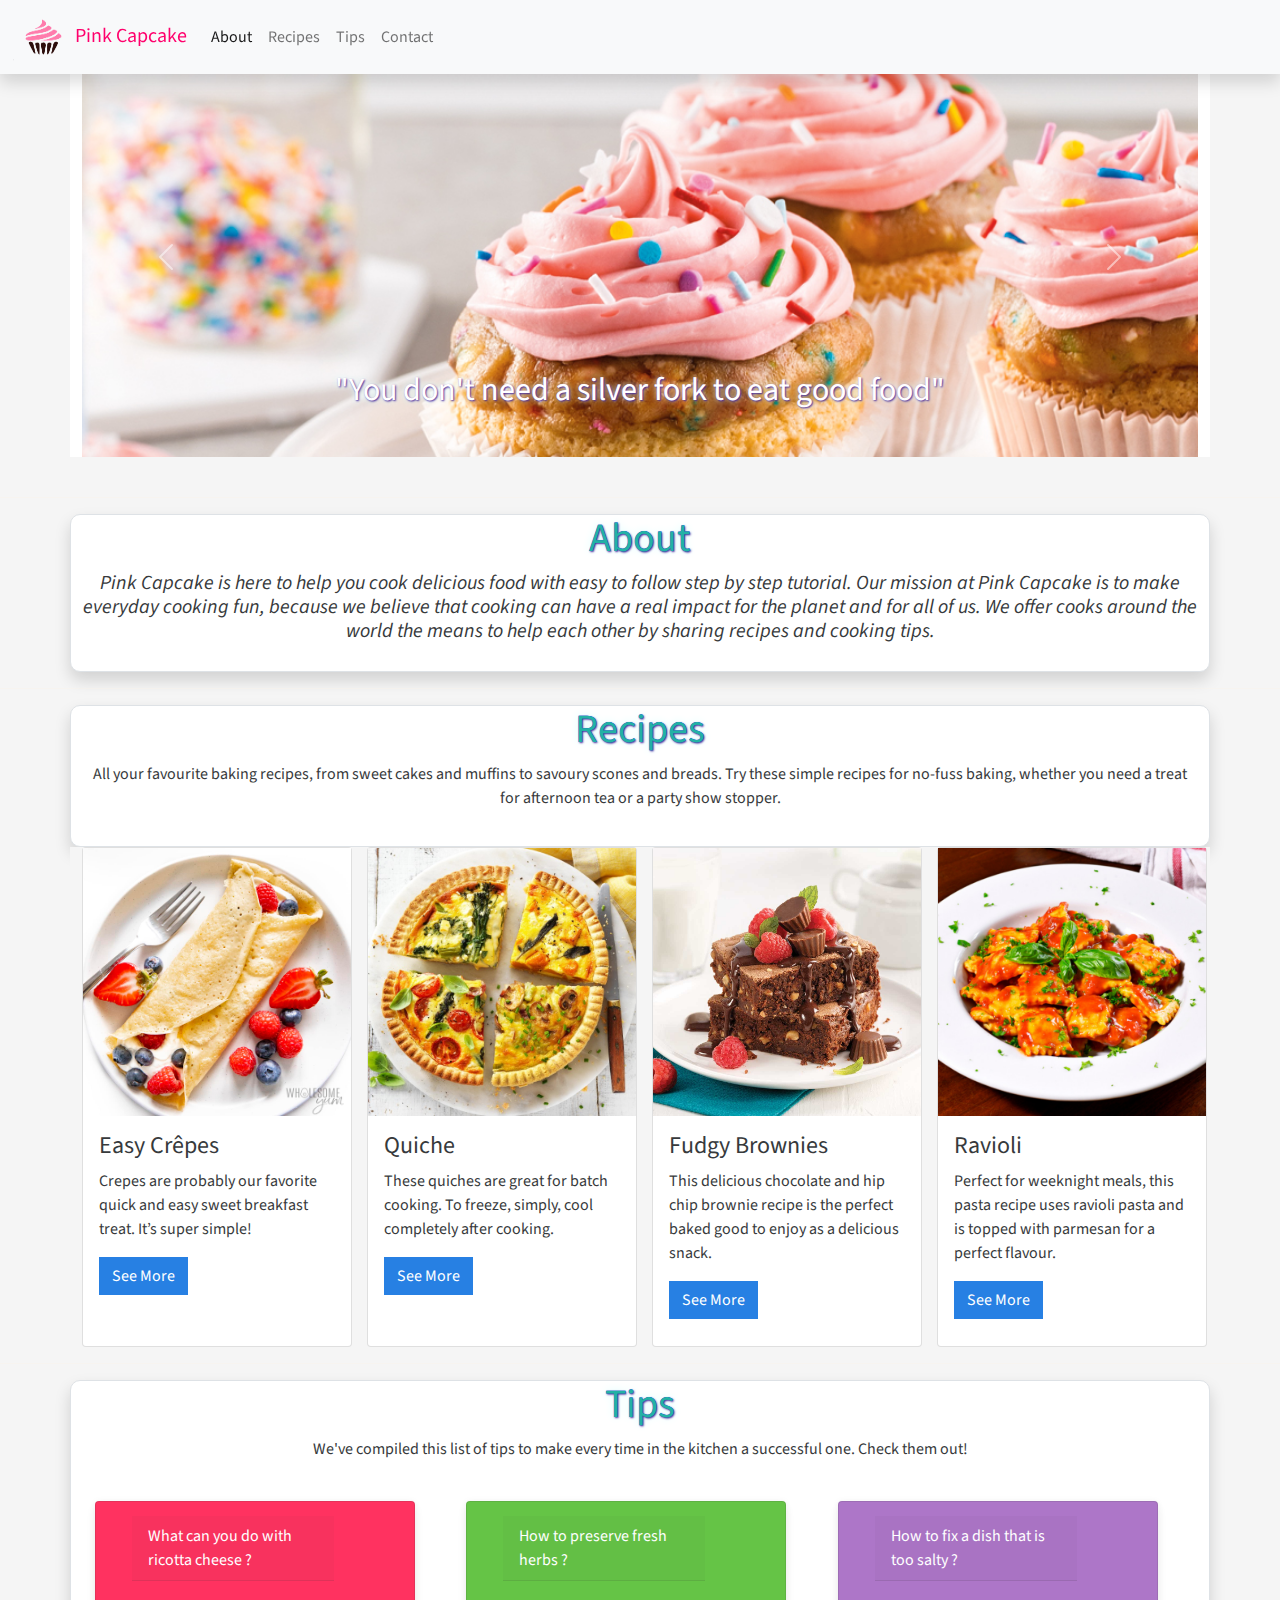
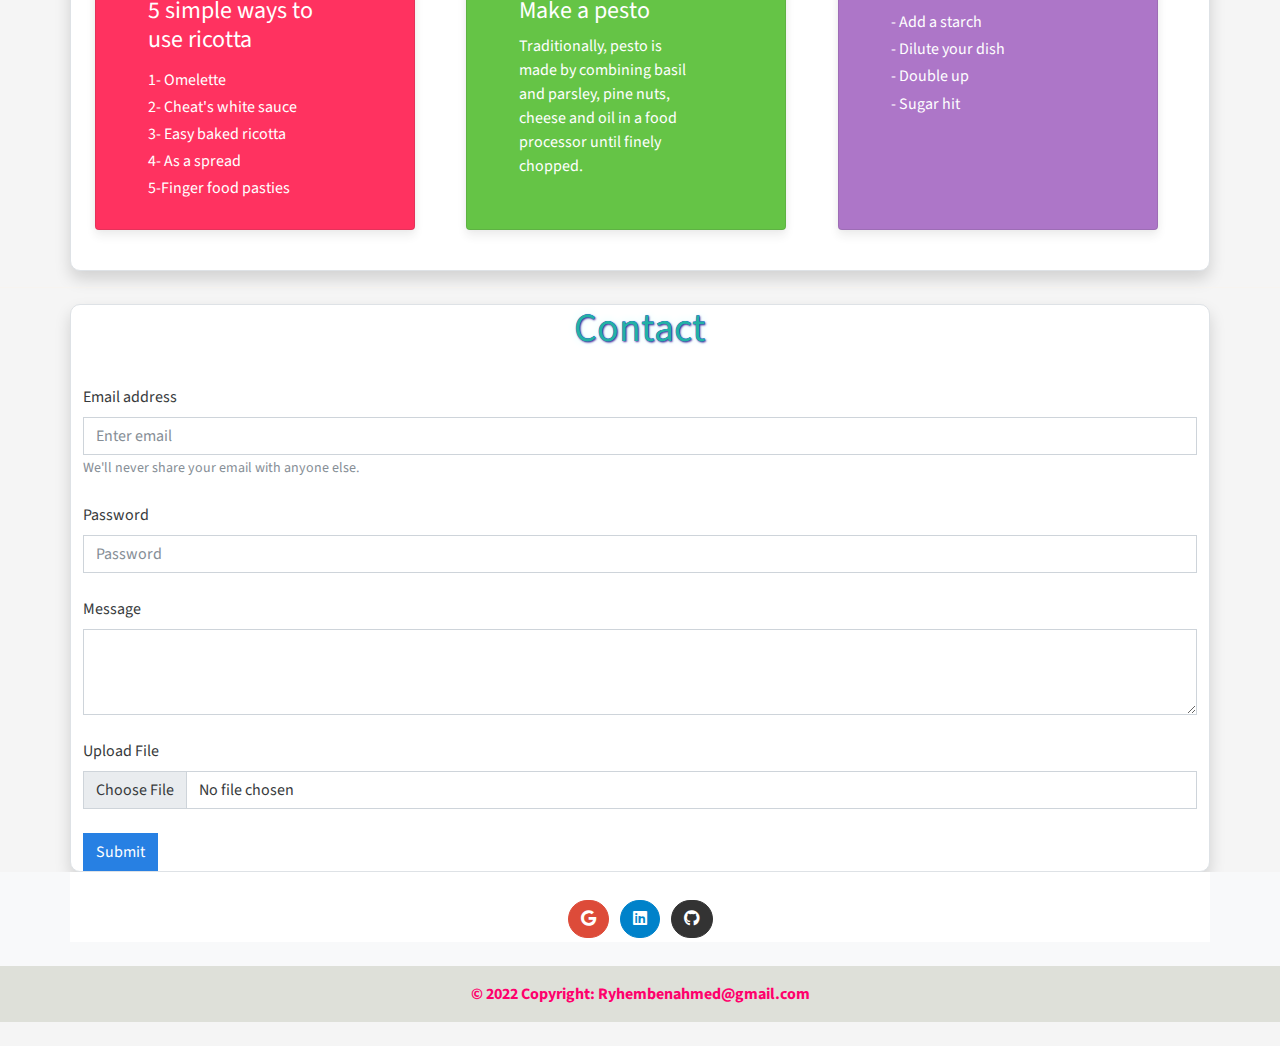
<file: index.html>
<!DOCTYPE html>
<html lang="en">
  <head>
    <meta charset="UTF-8" />
    <meta http-equiv="X-UA-Compatible" content="IE=edge" />
    <meta name="viewport" content="width=device-width, initial-scale=1.0" />
    <link rel="stylesheet" href="bootstrap.min.css" />
    <link rel="stylesheet" href="style.css" />
    <link rel="stylesheet"  href="https://cdnjs.cloudflare.com/ajax/libs/font-awesome/4.7.0/css/font-awesome.min.css">
    <link rel="stylesheet" href="https://cdnjs.cloudflare.com/ajax/libs/font-awesome/6.1.1/css/all.min.css">
    <title>Pink Capcake</title>
    <link rel="icon" type="image/x-icon" href="logo-removebg-preview.png">
  </head>
  <body>
    <nav class="navbar navbar-expand-lg navbar-light bg-light shadow sticky">
      <div class="container-fluid">
        <a class="navbar-brand" href="#" style="color: #ff006c"
          ><img src="logo-removebg-preview.png" alt="logo" class="logo" />Pink Capcake</a
        >
        <button
          class="navbar-toggler"
          type="button"
          data-bs-toggle="collapse"
          data-bs-target="#navbarColor03"
          aria-controls="navbarColor03"
          aria-expanded="false"
          aria-label="Toggle navigation"
        >
          <span class="navbar-toggler-icon"></span>
        </button>

        <div class="collapse navbar-collapse" id="navbarColor03">
          <ul class="navbar-nav me-auto">
            <li class="nav-item">
              <a class="nav-link active" href="#about"
                >About
                <span class="visually-hidden">(current)</span>
              </a>
            </li>
            <li class="nav-item">
              <a class="nav-link" href="#recipes">Recipes</a>
            </li>
            <li class="nav-item">
              <a class="nav-link" href="#tips">Tips</a>
            </li>
            <li class="nav-item">
              <a class="nav-link" href="#contact">Contact</a>
            </li>
          </ul>
        </div>
      </div>
    </nav>
    <hr />
    <br />
    <div class="container"  id="about">
      <div id="demo" class="carousel slide" data-ride="carousel">
        <!-- Indicateurs -->
        <ul class="carousel-indicators">
          <li data-target="#demo" data-slide-to="0" class="active"></li>
          <li data-target="#demo" data-slide-to="1"></li>
          <li data-target="#demo" data-slide-to="2"></li>
        </ul>

        <!-- Carrousel -->
        <div class="carousel-inner">
          <div class="carousel-item active">
            <img
              src="capcake.jpg"
              alt="Carrousel slide 1"
              class="d-block w-100"
              style="height: 400px; object-fit: cover"
            />
            <div class="carousel-caption d-none d-md-block">
              <h2 style="text-shadow: 1px 1px 2px #442a9d, 0 0 0.6px pink, 0 0 0.2em #d7fffd;">"You don't need a silver fork to eat good food"</h2>
            </div>
          </div>
          <div class="carousel-item">
            <img
              src="cookies.jpg"
              alt="Carrousel slide 2"
              class="d-block w-100"
              style="height: 400px; object-fit: cover"
            />
            <div class="carousel-caption d-none d-md-block">
              <h2 style="text-shadow: 1px 1px 2px #442a9d, 0 0 0.6px pink, 0 0 0.2em #d7fffd;">"You don't need a silver fork to eat good food"</h2>
            </div>
          </div>
          <div class="carousel-item">
            <img
              src="rice.jpg"
              alt="Carrousel slide 3"
              class="d-block w-100"
              style="height: 400px; object-fit: cover"
            />
            <div class="carousel-caption d-none d-md-block">
              <h2 style="text-shadow: 1px 1px 2px #442a9d, 0 0 0.6px pink, 0 0 0.2em #d7fffd;">"You don't need a silver fork to eat good food"</h2>
            </div>
          </div>
        </div>

        <!-- Contrôles -->
        <a
          class="carousel-control-prev"
          href="#demo"
          role="button"
          data-slide="prev"
        >
          <span class="carousel-control-prev-icon" aria-hidden="true"></span>
          <span class="sr-only">Previous</span>
        </a>
        <a
          class="carousel-control-next"
          href="#demo"
          role="button"
          data-slide="next"
        >
          <span class="carousel-control-next-icon" aria-hidden="true"></span>
          <span class="sr-only">Next</span>
        </a>
      </div>
    </div>
    <br />
    <hr />
    <section class="about">
      <div class="container pad border shadow">
        <h1>About</h1>
        <h5 style="font-style: italic; text-align: center;">
          Pink Capcake is here to help you cook delicious food with easy to
          follow step by step tutorial.
          Our mission at Pink Capcake is to make everyday cooking fun,
          because we believe that cooking can have a real impact for the planet and for all of us.
          We offer cooks around the world the means to help each other by sharing recipes and cooking tips.
        </h5>
      </div>
    </section>
    <hr />
    <section class="recipes" id="recipes">
      <div class="container pad border shadow">
        <h1>Recipes</h1>
        <p>
          All your favourite baking recipes, from sweet cakes and muffins to
          savoury scones and breads. Try these simple recipes for no-fuss
          baking, whether you need a treat for afternoon tea or a party show
          stopper.
        </p>
      </div>
      <div class="container">
        <div class="row recipe">
          <div class="col-sm-3">
            <div class="card" style="width: 270px;">
              <div class="zoom-in"><img
                class="card-img-top zoom"
                src="crepe.jpg"
                alt="Card image"
                style="width: 100%"
              />
              </div>
              <div class="card-body">
                <h4 class="card-title">Easy Crêpes</h4>
                <p class="card-text">
                  Crepes are probably our favorite quick and easy sweet
                  breakfast treat. It’s super simple!
                </p>
                <a href="Recipes/crepe.html" target="_blank" class="btn btn-primary">See More</a>
              </div>
            </div>
          </div>
          <div class="col-sm-3">
            <div class="card" style="width: 270px;">
              <div class="zoom-in">
                <img
                class="card-img-top"
                src="quiche.jpg"
                alt="Card image"
                style="width: 100%"
              />
              </div>
              <div class="card-body">
                <h4 class="card-title">Quiche</h4>
                <p class="card-text">
                  These quiches are great for batch cooking. To freeze, simply,
                  cool completely after cooking.
                </p>
                <a href="Recipes/quiche.html" target="_blank" class="btn btn-primary">See More</a>
              </div>
            </div>
          </div>
          <div class="col-sm-3">
            <div class="card" style="width: 270px">
              <div class="zoom-in">
                <img
                class="card-img-top"
                src="brownies.jpg"
                alt="Card image"
                style="width: 100%"
              />
              </div>
              <div class="card-body">
                <h4 class="card-title">Fudgy Brownies</h4>
                <p class="card-text">
                  This delicious chocolate and hip chip brownie recipe is the
                  perfect baked good to enjoy as a delicious snack.
                </p>
                <a href="Recipes/brownies.html" target="_blank" class="btn btn-primary">See More</a>
              </div>
            </div>
          </div>
          <div class="col-sm-3">
            <div class="card" style="width: 270px">
              <div class="zoom-in">
                <img
                class="card-img-top"
                src="ravioli.jpeg"
                alt="Card image"
                style="width: 100%"
              />
              </div>
              <div class="card-body">
                <h4 class="card-title">Ravioli</h4>
                <p class="card-text">
                  Perfect for weeknight meals, this pasta recipe uses ravioli
                  pasta and is topped with parmesan for a perfect flavour.
                </p>
                <a href="Recipes/ravioli.html" target="_blank" class="btn btn-primary">See More</a>
              </div>
            </div>
          </div>
        </div>
      </div>
    </section>
    <hr />
    <section class="tips" id="tips">
      <div class="container border shadow">
        <h1>Tips</h1>
        <p>We've compiled this list of tips to make every time in the kitchen a successful one. Check them out!</p>
        <br>
        <div class="container">
          <div class="row">
            <div class="col-sm-4">
              <div class="card text-white bg-danger mb-3 tip" style="max-width: 20rem">
                <div class="card-header">What can you do with ricotta cheese ?
                </div>
                <div class="card-body">
                  <h4 class="card-title">5 simple ways to use ricotta
                </h4>
                  <p class="card-text">
                  <h6>1- Omelette</h6>
                  <h6>2- Cheat's white sauce</h6>
                  <h6>3- Easy baked ricotta</h6>
                  <h6>4- As a spread</h6>
                  <h6>5-Finger food pasties</h6>   
                  </p>
                </div>
              </div>
            </div>
            <div class="col-sm-4">
              <div class="card text-white bg-success mb-3 tip" style="max-width: 20rem">
                <div class="card-header">How to preserve fresh herbs ?
                </div>
                <div class="card-body">
                  <h4 class="card-title">Make a pesto
                  </h4>
                  <p class="card-text">
                    Traditionally, pesto is made by combining basil and parsley, pine nuts, cheese and oil in a food processor until finely chopped.
                  </p>
                </div>
              </div>
            </div>
            <div class="col-sm-4">
              <div class="card text-white bg-info mb-3 tip" style="max-width: 20rem">
                <div class="card-header">How to fix a dish that is too salty ?
                </div>
                <div class="card-body">
                  <h4 class="card-title"></h4>
                  <p class="card-text">
                  <h6>- Add a starch</h6>
                  <h6>- Dilute your dish</h6>
                  <h6>- Double up</h6>
                  <h6>- Sugar hit</h6>
                  </p>
                </div>
              </div>
            </div>
          </div>
        </div>
        <br>
      </div>
    </section>
    <hr />
    <section class="contact" id="contact">
      <div class="container border shadow">
        <h1>Contact</h1>
        <form name="loginForm" onsubmit="return validateForm(event)">
          <fieldset>
            <div class="form-group">
              <label for="name" class="form-label mt-4">Email address</label>
              <input type="email" class="form-control" name="name" aria-describedby="emailHelp" placeholder="Enter email">
              <small id="emailHelp" class="form-text text-muted">We'll never share your email with anyone else.</small>
            </div>
            <div class="form-group">
              <label for="password" class="form-label mt-4">Password</label>
              <input type="password" class="form-control" name="password" placeholder="Password">
            </div>
            <div class="form-group">
              <label for="exampleTextarea" class="form-label mt-4">Message</label>
              <textarea class="form-control" id="exampleTextarea" rows="3"></textarea>
            </div>
            <div class="form-group">
              <label for="formFile" class="form-label mt-4">Upload File</label>
              <input class="form-control" type="file" id="formFile">
            </div>
            </fieldset>
            <br>
            <button type="submit" class="btn btn-primary">Submit</button>
          </fieldset>
        </form>        
      </div>
    </section>
    <footer class="bg-light text-center text-white">
      <!-- Grid container -->
      <div class="container p-4 pb-0">
        <!-- Section: Social media -->
        <section class="mb-4">

          <!-- Google -->
          <a
          class="btn btn-primary btn-floating m-1"
          style="background-color: #dd4b39; border-radius: 25px; border-color:   #dd4b39;"
          href="mailto:ryhembenahmed@gmail.com"
          role="button"
          ><i class="fab fa-google"></i
        ></a>
  
          <!-- Linkedin -->
          <a
            class="btn btn-primary btn-floating m-1"
            style="background-color: #0082ca; border-radius: 25px; border-color:  #0082ca;"
            href="https://www.linkedin.com/in/benahmed22/"
            target="_blank"
            role="button"
            ><i class="fa-brands fa-linkedin"></i></a>
          <!-- Github -->
          <a
            class="btn btn-primary btn-floating m-1"
            style="background-color: #333333; border-radius: 25px; border-color: #333333;"
            href="https://github.com/ryhembnahmed"
            target="_blank"
            role="button"
            ><i class="fab fa-github"></i
          ></a>
        </section>
      </div>    
      <!-- Copyright -->
      <div class="text-center p-3" style="background-color: #dee0d9; color: #ff006c;" >
      <b>© 2022 Copyright: Ryhembenahmed@gmail.com</b></div>
      <!-- Copyright -->
    </footer>
    <br />
    <!--Scripts-->
    <script src="script.js"></script>
    <script src="https://cdn.jsdelivr.net/npm/jquery@3.6.0/dist/jquery.slim.min.js"></script>
    <script src="https://cdn.jsdelivr.net/npm/popper.js@1.16.1/dist/umd/popper.min.js"></script>
    <script src="https://cdn.jsdelivr.net/npm/bootstrap@4.6.1/dist/js/bootstrap.bundle.min.js"></script>
  </body>
</html>
</file>
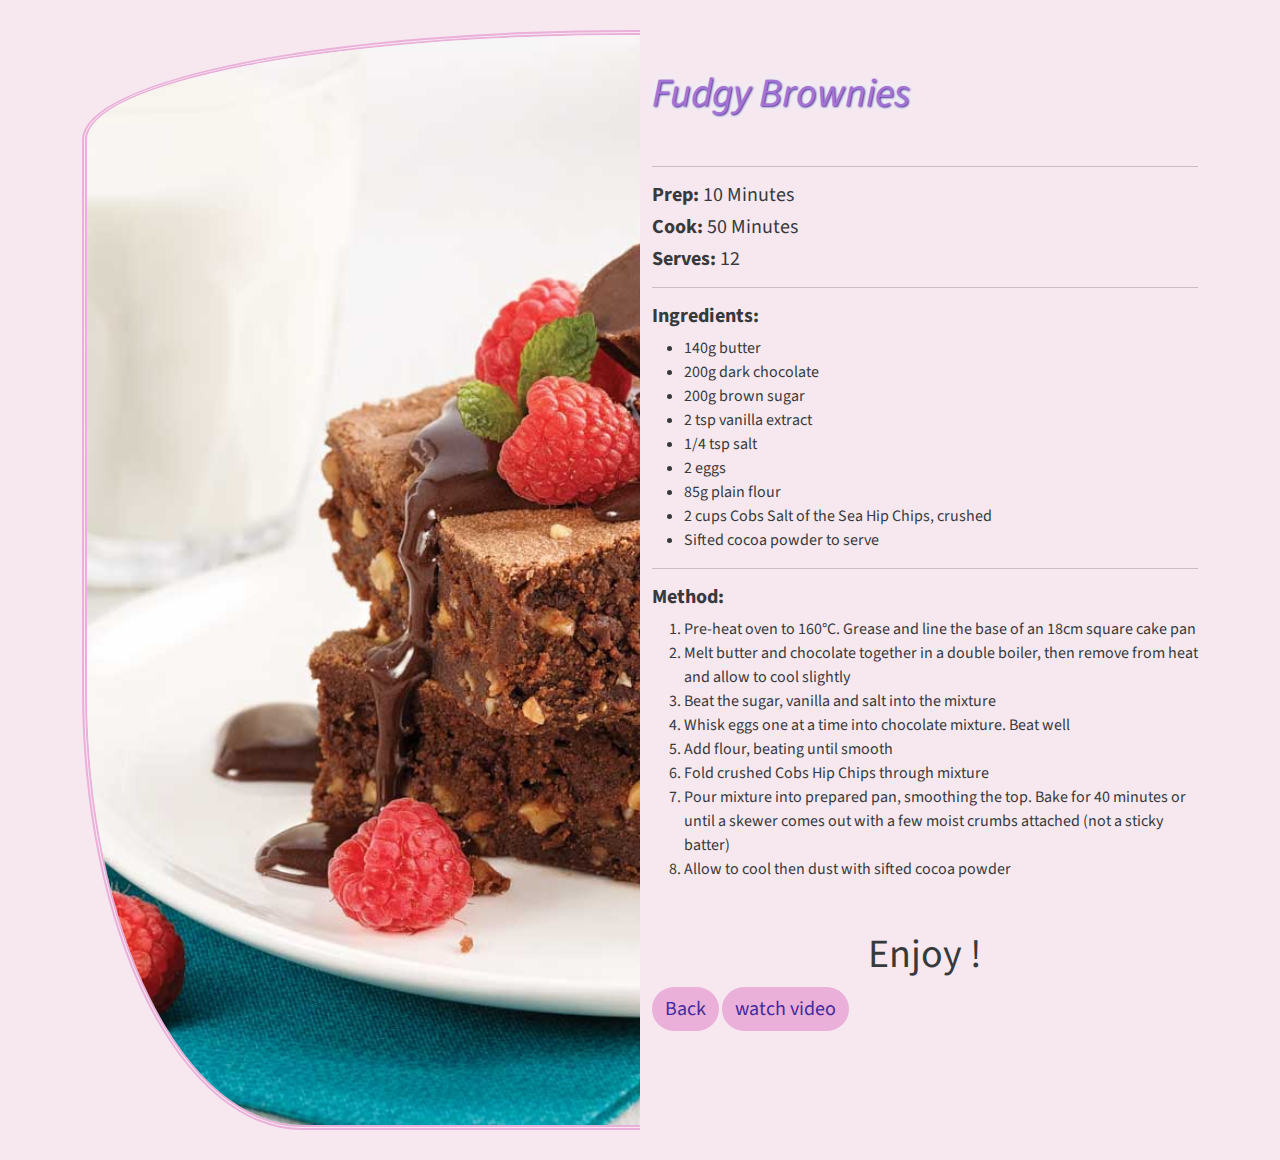
<file: Recipes/brownies.html>
<!DOCTYPE html>
<html lang="en">
  <head>
    <head>
      <meta charset="UTF-8" />
      <meta http-equiv="X-UA-Compatible" content="IE=edge" />
      <meta name="viewport" content="width=device-width, initial-scale=1.0" />
      <link rel="stylesheet" href="../bootstrap.min.css" />
      <link rel="stylesheet" href="style.css" />
      <link
        rel="stylesheet"
        href="https://cdnjs.cloudflare.com/ajax/libs/font-awesome/4.7.0/css/font-awesome.min.css"
      />
      <link
        rel="stylesheet"
        href="https://cdnjs.cloudflare.com/ajax/libs/font-awesome/6.1.1/css/all.min.css"
      />
      <title>Pink Capcake</title>
      <link rel="icon" type="image/x-icon" href="../logo.png" />
    </head>
  </head>
  <body>
    <div class="container">
      <div class="row">
        <div class="col-sm-6">
          <div>
            <img src="../brownies.jpg" style="height: 1100px" alt="brownies" />
          </div>
        </div>
        <div class="col-sm-6">
          <div>
            <h1 class="title">Fudgy Brownies</h1>
            <br />
            <hr />
            <h5><b>Prep: </b> 10 Minutes</h5>
            <h5><b>Cook: </b> 50 Minutes</h5>
            <h5><b>Serves: </b> 12</h5>
            <hr />
            <h5><b>Ingredients:</b></h5>
            <ul>
              <li>140g butter</li>
              <li>200g dark chocolate</li>
              <li>200g brown sugar</li>
              <li>2 tsp vanilla extract</li>
              <li>1/4 tsp salt</li>
              <li>2 eggs</li>
              <li>85g plain flour</li>
              <li>2 cups Cobs Salt of the Sea Hip Chips, crushed</li>
              <li>Sifted cocoa powder to serve</li>
            </ul>
            <hr />
            <h5><b>Method:</b></h5>
            <ol>
              <li>
                Pre-heat oven to 160°C. Grease and line the base of an 18cm
                square cake pan
              </li>
              <li>
                Melt butter and chocolate together in a double boiler, then
                remove from heat and allow to cool slightly
              </li>
              <li>Beat the sugar, vanilla and salt into the mixture</li>
              <li>
                Whisk eggs one at a time into chocolate mixture. Beat well
              </li>
              <li>Add flour, beating until smooth</li>
              <li>Fold crushed Cobs Hip Chips through mixture</li>
              <li>
                Pour mixture into prepared pan, smoothing the top. Bake for 40
                minutes or until a skewer comes out with a few moist crumbs
                attached (not a sticky batter)
              </li>
              <li>Allow to cool then dust with sifted cocoa powder</li>
            </ol>
            <div class="enjoy"><h1>Enjoy !</h1></div>
            <a href="../index.html" class="btn sticky">Back</a>
            <a href="https://www.youtube.com/watch?v=Z1OLG7F3HD4&ab_channel=SpiceBangla" target="_blank" class="btn sticky">watch video</a>
          </div>
        </div>
      </div>
    </div>
    <!--Scripts-->
    <script src="https://cdn.jsdelivr.net/npm/jquery@3.6.0/dist/jquery.slim.min.js"></script>
    <script src="https://cdn.jsdelivr.net/npm/popper.js@1.16.1/dist/umd/popper.min.js"></script>
    <script src="https://cdn.jsdelivr.net/npm/bootstrap@4.6.1/dist/js/bootstrap.bundle.min.js"></script>
  </body>
</html>
</file>
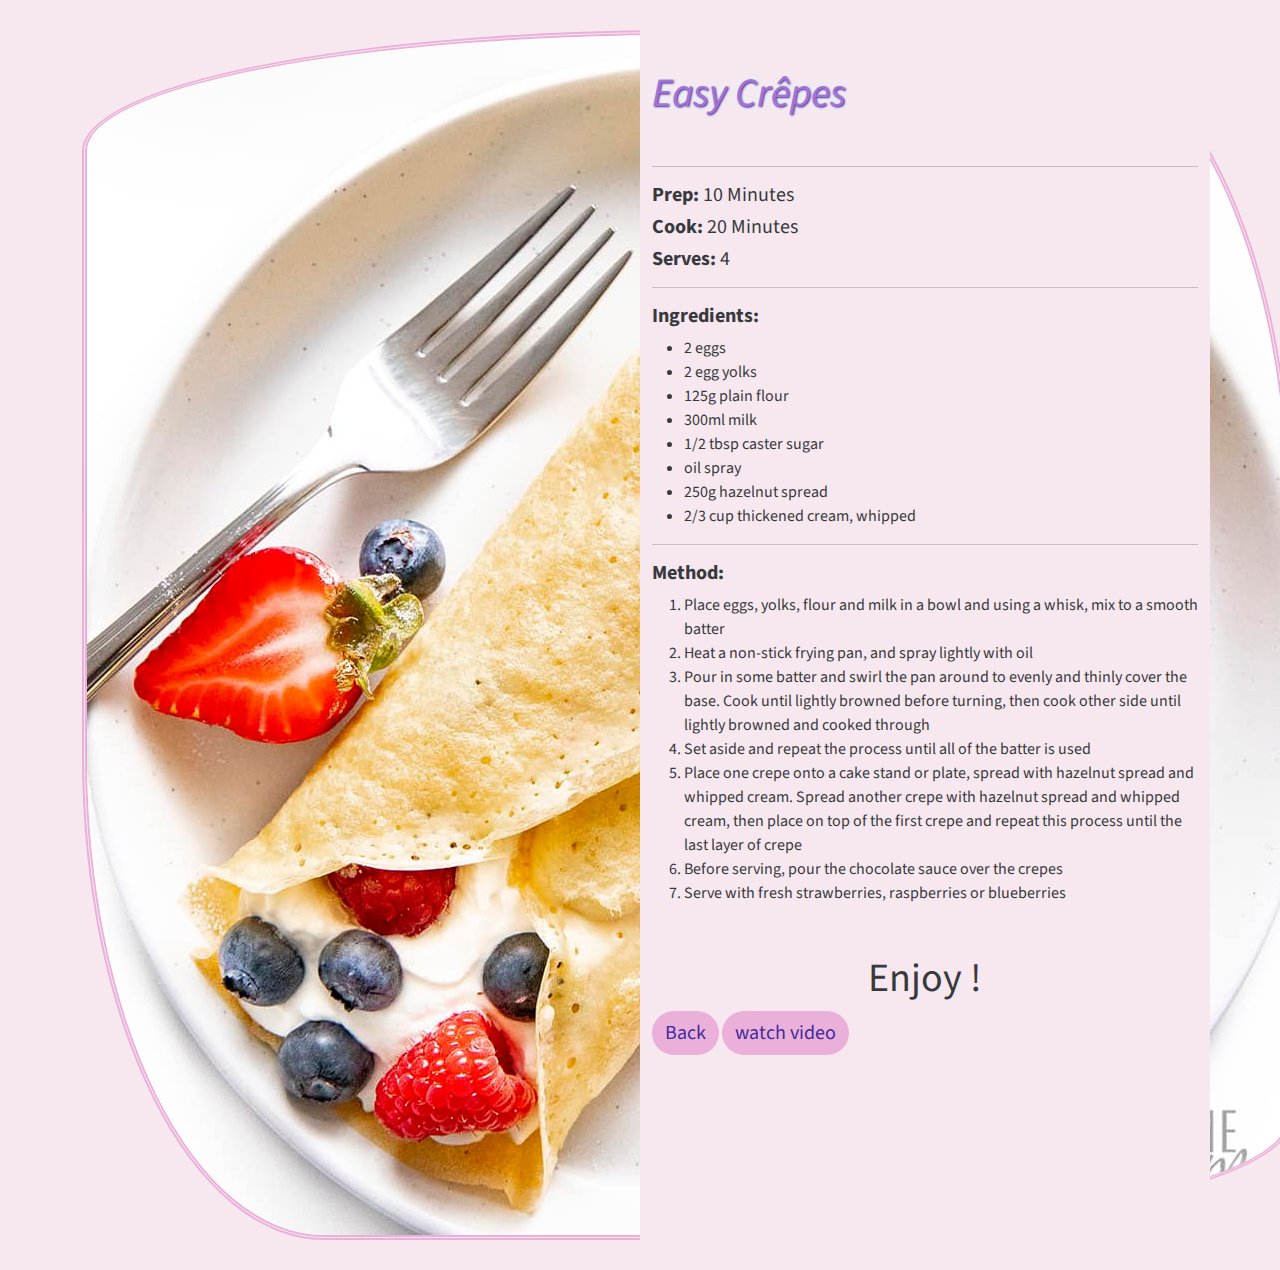
<file: Recipes/crepe.html>
<!DOCTYPE html>
<html lang="en">
  <head>
    <head>
      <meta charset="UTF-8" />
      <meta http-equiv="X-UA-Compatible" content="IE=edge" />
      <meta name="viewport" content="width=device-width, initial-scale=1.0" />
      <link rel="stylesheet" href="../bootstrap.min.css" />
      <link rel="stylesheet" href="style.css" />
      <link
        rel="stylesheet"
        href="https://cdnjs.cloudflare.com/ajax/libs/font-awesome/4.7.0/css/font-awesome.min.css"
      />
      <title>Pink Capcake</title>
      <link rel="icon" type="image/x-icon" href="../logo.png" />
    </head>
  </head>
  <body>
    <div class="container">
      <div class="row">
        <div class="col-sm-6">
          <div>
            <img src="../crepe.jpg" alt="crepe"/>
          </div>
        </div>
        <div class="col-sm-6">
          <div>
            <h1 class="title">Easy Crêpes</h1>
            <br />
            <hr />
            <h5><b>Prep: </b> 10 Minutes</h5>
            <h5><b>Cook: </b> 20 Minutes</h5>
            <h5><b>Serves: </b> 4</h5>
            <hr />
            <h5><b>Ingredients:</b></h5>
            <ul>
              <li>2 eggs</li>
              <li>2 egg yolks</li>
              <li>125g plain flour</li>
              <li>300ml milk</li>
              <li>1/2 tbsp caster sugar</li>
              <li>oil spray</li>
              <li>250g hazelnut spread</li>
              <li>2/3 cup thickened cream, whipped</li>
            </ul>
            <hr />
            <h5><b>Method:</b></h5>
            <ol>
              <li>
                Place eggs, yolks, flour and milk in a bowl and using a whisk,
                mix to a smooth batter
              </li>
              <li>Heat a non-stick frying pan, and spray lightly with oil</li>
              <li>
                Pour in some batter and swirl the pan around to evenly and
                thinly cover the base. Cook until lightly browned before
                turning, then cook other side until lightly browned and cooked
                through
              </li>
              <li>
                Set aside and repeat the process until all of the batter is used
              </li>
              <li>
                Place one crepe onto a cake stand or plate, spread with hazelnut
                spread and whipped cream. Spread another crepe with hazelnut
                spread and whipped cream, then place on top of the first crepe
                and repeat this process until the last layer of crepe
              </li>
              <li>Before serving, pour the chocolate sauce over the crepes</li>
              <li>Serve with fresh strawberries, raspberries or blueberries</li>
            </ol>
            <div class="enjoy"><h1>Enjoy !</h1></div>
            <a href="../index.html" class="btn sticky">Back</a>
            <a href="https://www.youtube.com/watch?v=j3UW1GRMi_o&ab_channel=EasyCookbook" target="_blank" class="btn sticky">watch video</a>
          </div>
        </div>
      </div>
    </div>
    <!--Scripts-->
    <script src="https://cdn.jsdelivr.net/npm/jquery@3.6.0/dist/jquery.slim.min.js"></script>
    <script src="https://cdn.jsdelivr.net/npm/popper.js@1.16.1/dist/umd/popper.min.js"></script>
    <script src="https://cdn.jsdelivr.net/npm/bootstrap@4.6.1/dist/js/bootstrap.bundle.min.js"></script>
  </body>
</html>
</file>
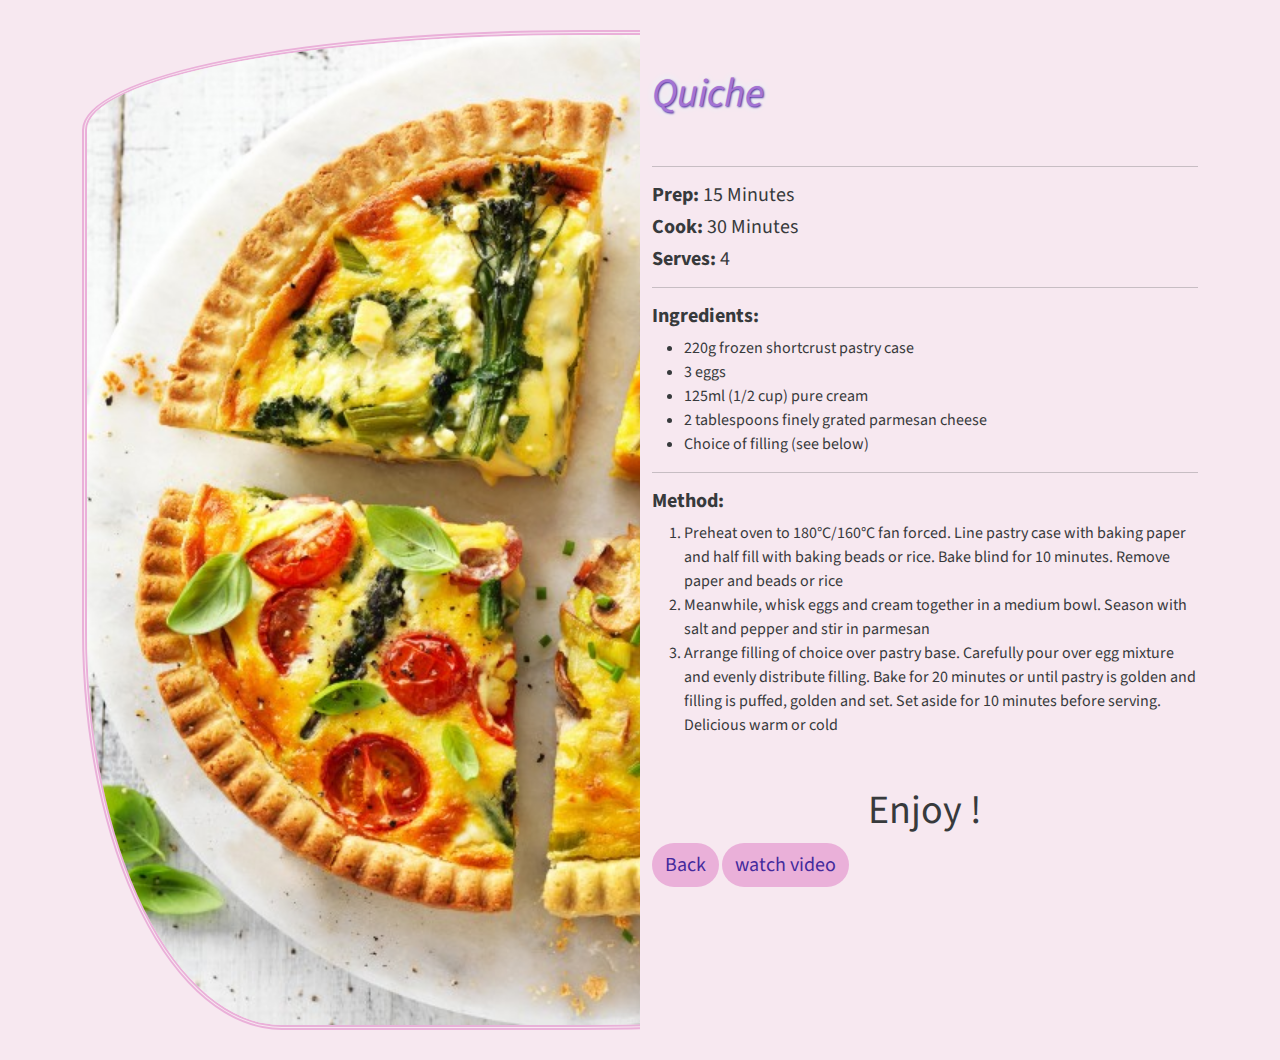
<file: Recipes/quiche.html>
<!DOCTYPE html>
<html lang="en">
  <head>
    <head>
      <meta charset="UTF-8" />
      <meta http-equiv="X-UA-Compatible" content="IE=edge" />
      <meta name="viewport" content="width=device-width, initial-scale=1.0" />
      <link rel="stylesheet" href="../bootstrap.min.css" />
      <link rel="stylesheet" href="style.css" />
      <link
        rel="stylesheet"
        href="https://cdnjs.cloudflare.com/ajax/libs/font-awesome/4.7.0/css/font-awesome.min.css"
      />
      <title>Pink Capcake</title>
      <link rel="icon" type="image/x-icon" href="../logo.png" />
    </head>
  </head>
  <body>
    <div class="container">
      <div class="row">
        <div class="col-sm-6">
          <div>
            <img src="../quiche.jpg" style="height:1000px;" alt="quiche" />
          </div>
        </div>
        <div class="col-sm-6">
          <div>
            <h1 class="title">Quiche</h1>
            <br />
            <hr />
            <h5><b>Prep: </b> 15 Minutes</h5>
            <h5><b>Cook: </b> 30 Minutes</h5>
            <h5><b>Serves: </b> 4</h5>
            <hr />
            <h5><b>Ingredients:</b></h5>
            <ul>
              <li>220g frozen shortcrust pastry case</li>
              <li>3 eggs</li>
              <li>125ml (1/2 cup) pure cream</li>
              <li>2 tablespoons finely grated parmesan cheese</li>
              <li>Choice of filling (see below)</li>
            </ul>
            <hr />
            <h5><b>Method:</b></h5>
            <ol>
              <li>
                Preheat oven to 180°C/160°C fan forced. Line pastry case with
                baking paper and half fill with baking beads or rice. Bake blind
                for 10 minutes. Remove paper and beads or rice
              </li>
              <li>
                Meanwhile, whisk eggs and cream together in a medium bowl.
                Season with salt and pepper and stir in parmesan
              </li>
              <li>
                Arrange filling of choice over pastry base. Carefully pour over
                egg mixture and evenly distribute filling. Bake for 20 minutes
                or until pastry is golden and filling is puffed, golden and set.
                Set aside for 10 minutes before serving. Delicious warm or cold
              </li>
            </ol>
            <div class="enjoy"><h1>Enjoy !</h1></div>
            <a href="../index.html" class="btn sticky">Back</a>
            <a href="https://www.youtube.com/watch?v=naZgw-QJHMs&ab_channel=Coles" target="_blank" class="btn sticky">watch video</a>
          </div>
        </div>
      </div>
    </div>
    <!--Scripts-->
    <script src="https://cdn.jsdelivr.net/npm/jquery@3.6.0/dist/jquery.slim.min.js"></script>
    <script src="https://cdn.jsdelivr.net/npm/popper.js@1.16.1/dist/umd/popper.min.js"></script>
    <script src="https://cdn.jsdelivr.net/npm/bootstrap@4.6.1/dist/js/bootstrap.bundle.min.js"></script>
  </body>
</html>
</file>
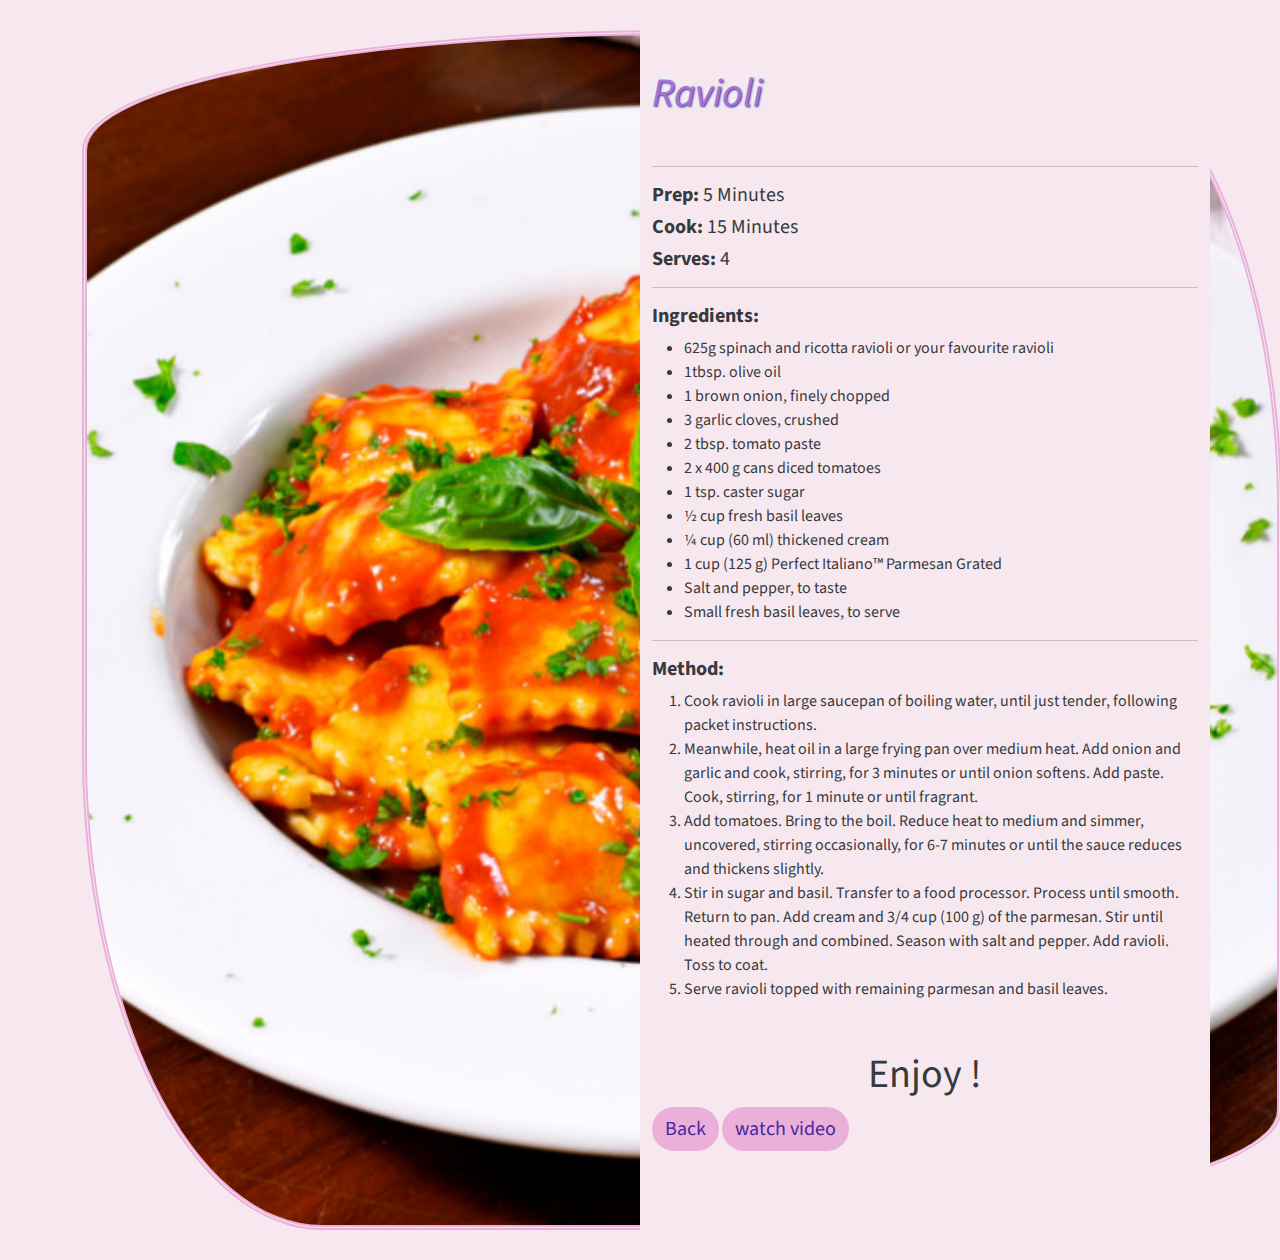
<file: Recipes/ravioli.html>
<!DOCTYPE html>
<html lang="en">
  <head>
    <head>
      <meta charset="UTF-8" />
      <meta http-equiv="X-UA-Compatible" content="IE=edge" />
      <meta name="viewport" content="width=device-width, initial-scale=1.0" />
      <link rel="stylesheet" href="../bootstrap.min.css" />
      <link rel="stylesheet" href="style.css" />
      <link
        rel="stylesheet"
        href="https://cdnjs.cloudflare.com/ajax/libs/font-awesome/4.7.0/css/font-awesome.min.css"
      />
      <title>Pink Capcake</title>
      <link rel="icon" type="image/x-icon" href="../logo.png" />
    </head>
  </head>
  <body>
    <div class="container">
      <div class="row">
        <div class="col-sm-6">
          <div>
            <img src="../ravioli.jpeg" alt="ravioli" style="height: 1200px"/>
          </div>
        </div>
        <div class="col-sm-6">
          <div>
            <h1 class="title">Ravioli</h1>
            <br />
            <hr />
            <h5><b>Prep: </b> 5 Minutes</h5>
            <h5><b>Cook: </b> 15 Minutes</h5>
            <h5><b>Serves: </b> 4</h5>
            <hr />
            <h5><b>Ingredients:</b></h5>
            <ul>
              <li>
                625g spinach and ricotta ravioli or your favourite ravioli
              </li>
              <li>1tbsp. olive oil</li>
              <li>1 brown onion, finely chopped</li>
              <li>3 garlic cloves, crushed</li>
              <li>2 tbsp. tomato paste</li>
              <li>2 x 400 g cans diced tomatoes</li>
              <li>1 tsp. caster sugar</li>
              <li>½ cup fresh basil leaves</li>
              <li>¼ cup (60 ml) thickened cream</li>
              <li>1 cup (125 g) Perfect Italiano™ Parmesan Grated</li>
              <li>Salt and pepper, to taste</li>
              <li>Small fresh basil leaves, to serve</li>
            </ul>
            <hr />
            <h5><b>Method:</b></h5>
            <ol>
              <li>
                Cook ravioli in large saucepan of boiling water, until just
                tender, following packet instructions.
              </li>
              <li>
                Meanwhile, heat oil in a large frying pan over medium heat. Add
                onion and garlic and cook, stirring, for 3 minutes or until
                onion softens. Add paste. Cook, stirring, for 1 minute or until
                fragrant.
              </li>
              <li>
                Add tomatoes. Bring to the boil. Reduce heat to medium and
                simmer, uncovered, stirring occasionally, for 6-7 minutes or
                until the sauce reduces and thickens slightly.
              </li>
              <li>
                Stir in sugar and basil. Transfer to a food processor. Process
                until smooth. Return to pan. Add cream and 3/4 cup (100 g) of
                the parmesan. Stir until heated through and combined. Season
                with salt and pepper. Add ravioli. Toss to coat.
              </li>
              <li>
                Serve ravioli topped with remaining parmesan and basil leaves.
              </li>
            </ol>
            <div class="enjoy"><h1>Enjoy !</h1></div>
            <a href="../index.html" class="btn sticky">Back</a>
            <a href="https://www.youtube.com/watch?v=-UMjT86-hDQ&ab_channel=myfoodbook" target="_blank" class="btn sticky">watch video</a>
          </div>
        </div>
      </div>
    </div>
    <!--Scripts-->
    <script src="https://cdn.jsdelivr.net/npm/jquery@3.6.0/dist/jquery.slim.min.js"></script>
    <script src="https://cdn.jsdelivr.net/npm/popper.js@1.16.1/dist/umd/popper.min.js"></script>
    <script src="https://cdn.jsdelivr.net/npm/bootstrap@4.6.1/dist/js/bootstrap.bundle.min.js"></script>
  </body>
</html>
</file>
<file: style.css>
h1,
p {
  text-align: center;
}
.logo {
  width: 63px;
  height: 48px;
  transition: width 2s, height 2s, transform 2s;
}

.logo:hover {
  transform: rotate(180deg);
}

.container {
  background-color: white;
}

.recipe {
  background-color: whitesmoke;
}
hr {
  color: #fff2e5;
}
.card-text {
  text-align: left;
}
.sticky {
  position: fixed;
  top: 0;
  width: 100%;
  opacity: 1;
  filter: alpha(opacity=50);
  z-index: 9999;
}
.card-body {
  height: 230px;
}

.hidden {
  visibility: hidden;
}

h1 {
  color: #23b1a5;
  text-shadow: 1px 1px 2px #442a9d, 0 0 0.6px blue, 0 0 0.2em #d7fffd;
}

.tip {
  border-radius: 4px;
  background: #fff;
  box-shadow: 0 6px 10px rgba(0, 0, 0, 0.08), 0 0 6px rgba(0, 0, 0, 0.05);
  transition: 0.3s transform cubic-bezier(0.155, 1.105, 0.295, 1.12),
    0.3s box-shadow,
    0.3s -webkit-transform cubic-bezier(0.155, 1.105, 0.295, 1.12);
  padding: 14px 80px 18px 36px;
  cursor: pointer;
  opacity:0.8;
}

.tip:hover {
  transform: scale(1.05);
  box-shadow: 0 10px 20px rgba(0, 0, 0, 0.12), 0 4px 8px rgba(0, 0, 0, 0.06);
  opacity: 1;
}

.card {
  border-radius: 4px;
}
.pad {
  padding-bottom: 20px;
}

body {
  background-color: whitesmoke;
}

.border {
  border-radius: 10px;
}

.m-1 {
  transition: width 2s, height 2s, transform 2s;
}

.m-1:hover {
  transform: rotate(180deg);
}

.card-img-top:hover {
  transform: scale(1.5);
}

.zoom-in{
  overflow: hidden;
}
</file>
<file: Recipes/style.css>
body{
    background-color: #f7e8f0;
}
.row{
    margin-top: 30px;
    margin-bottom: 30px;
}
.col-sm-6{
    background-color:#f7e8f0 ;
}
img{
    border-radius: 50% 20% / 10% 40%;
    border: thick double #eab0d9;
}
.title{
    margin-top: 40px;
    color: #a374d5;
    text-shadow: 1px 1px 2px #442a9d, 0 0 0.6px pink, 0 0 0.2em #d7fffd;
    font-style: italic;
}
.enjoy{
    margin-top: 50px;
    text-align: center;
}
.sticky {
    color: #442a9d;
    position: sticky;
    background-color: #eab0d9;
    font-size: 20px;
    border-radius: 25px;
  }
.sticky:hover{
    color: white;
    opacity: 0.5;
}
</file>
